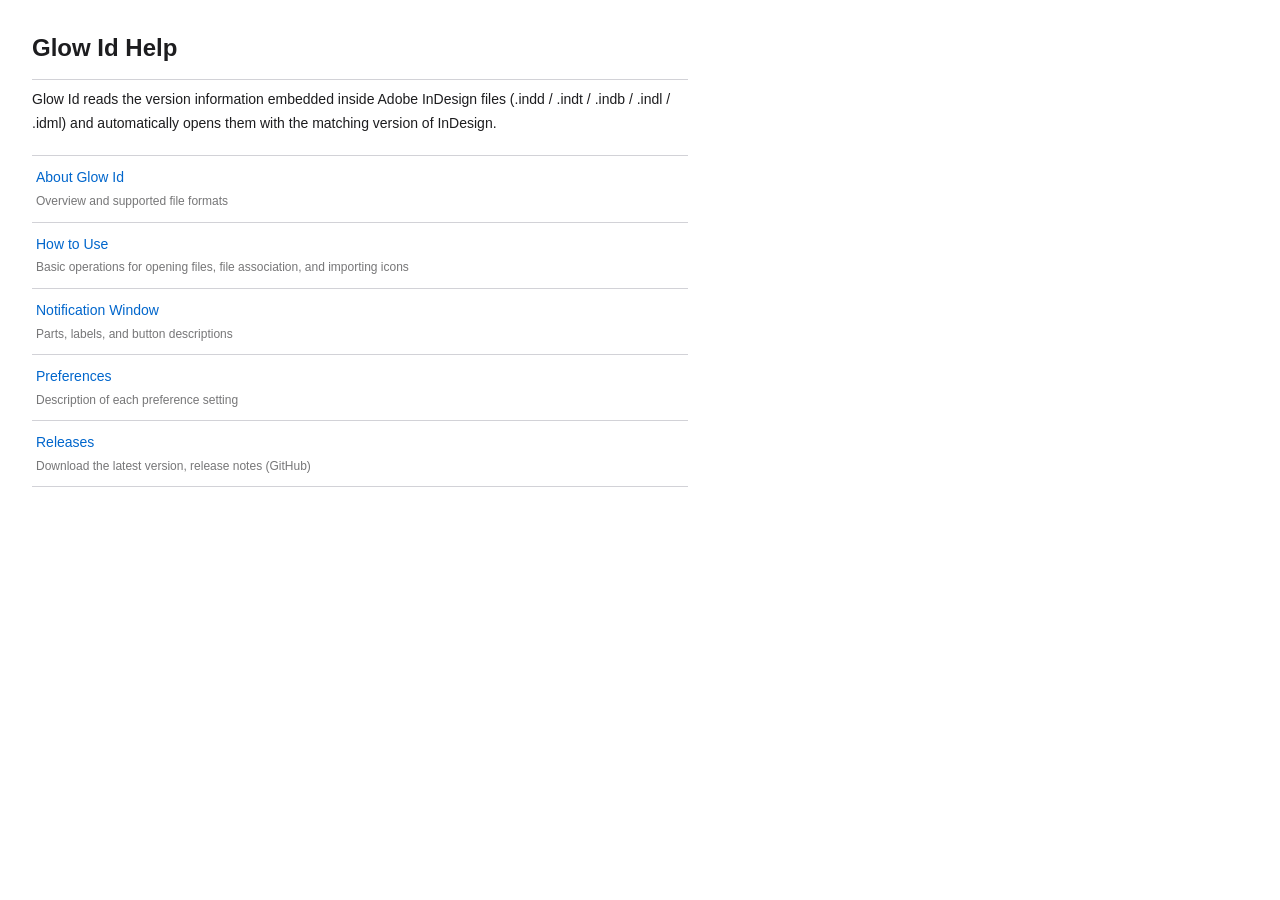
<file: Sources/Glow Id/Glow Id Help.help/Contents/Resources/en.lproj/index.html>
<!DOCTYPE html>
<html lang="en">
<head>
<meta charset="UTF-8">
<meta name="AppleTitle" content="Glow Id Help">
<title>Glow Id Help</title>
<link rel="stylesheet" href="../shared/style.css">
</head>
<body>
<h1>Glow Id Help</h1>
<p>Glow Id reads the version information embedded inside Adobe InDesign files (.indd / .indt / .indb / .indl / .idml) and automatically opens them with the matching version of InDesign.</p>

<ul class="toc">
  <li>
    <a href="01_overview.html">About Glow Id
      <span class="desc">Overview and supported file formats</span>
    </a>
  </li>
  <li>
    <a href="02_howto.html">How to Use
      <span class="desc">Basic operations for opening files, file association, and importing icons</span>
    </a>
  </li>
  <li>
    <a href="03_notification.html">Notification Window
      <span class="desc">Parts, labels, and button descriptions</span>
    </a>
  </li>
  <li>
    <a href="04_preferences.html">Preferences
      <span class="desc">Description of each preference setting</span>
    </a>
  </li>
  <li>
    <a href="https://github.com/monokano/Glow-Id/releases">Releases
      <span class="desc">Download the latest version, release notes (GitHub)</span>
    </a>
  </li>
</ul>
</body>
</html>
</file>
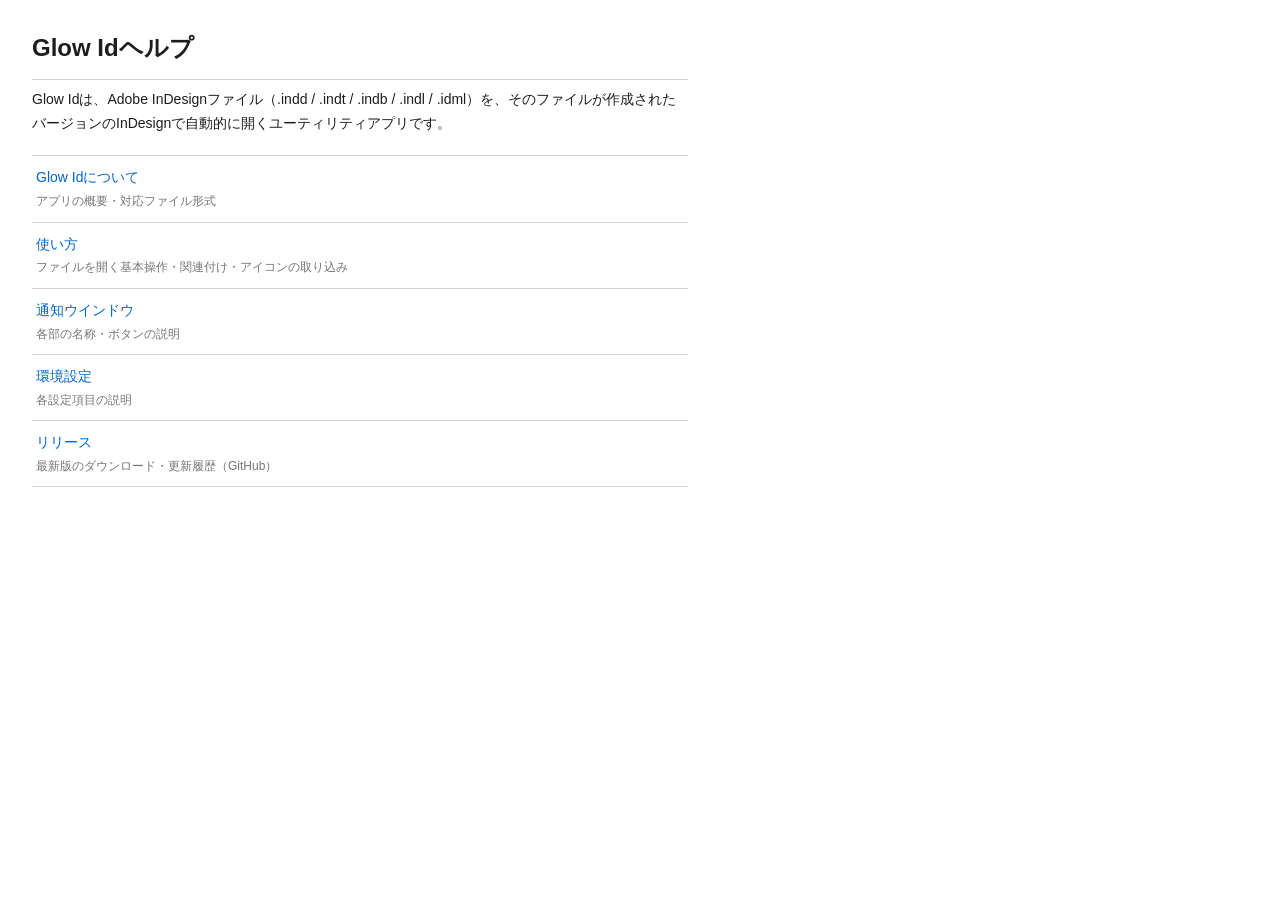
<file: Sources/Glow Id/Glow Id Help.help/Contents/Resources/ja.lproj/index.html>
<!DOCTYPE html>
<html lang="ja">
<head>
<meta charset="UTF-8">
<meta name="AppleTitle" content="Glow Id ヘルプ">
<title>Glow Id ヘルプ</title>
<link rel="stylesheet" href="../shared/style.css">
</head>
<body>
<h1>Glow Idヘルプ</h1>
<p>Glow Idは、Adobe InDesignファイル（.indd / .indt / .indb / .indl / .idml）を、そのファイルが作成されたバージョンのInDesignで自動的に開くユーティリティアプリです。</p>

<ul class="toc">
  <li>
    <a href="01_overview.html">Glow Idについて
      <span class="desc">アプリの概要・対応ファイル形式</span>
    </a>
  </li>
  <li>
    <a href="02_howto.html">使い方
      <span class="desc">ファイルを開く基本操作・関連付け・アイコンの取り込み</span>
    </a>
  </li>
  <li>
    <a href="03_notification.html">通知ウインドウ
      <span class="desc">各部の名称・ボタンの説明</span>
    </a>
  </li>
  <li>
    <a href="04_preferences.html">環境設定
      <span class="desc">各設定項目の説明</span>
    </a>
  </li>
  <li>
    <a href="https://github.com/monokano/Glow-Id/releases">リリース
      <span class="desc">最新版のダウンロード・更新履歴（GitHub）</span>
    </a>
  </li>
</ul>
</body>
</html>
</file>
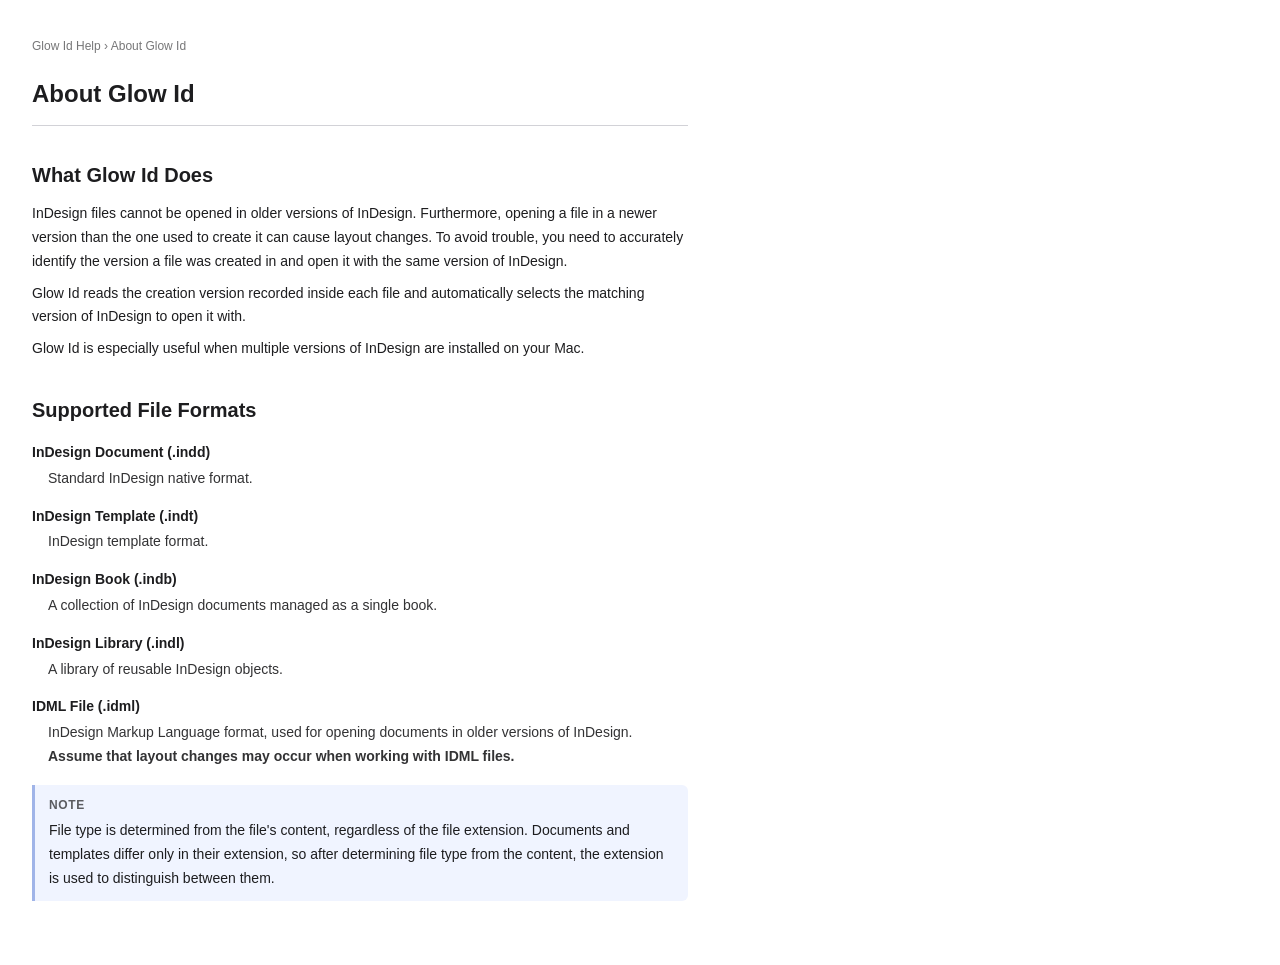
<file: Sources/Glow Id/Glow Id Help.help/Contents/Resources/en.lproj/01_overview.html>
<!DOCTYPE html>
<html lang="en">
<head>
<meta charset="UTF-8">
<meta name="AppleTitle" content="About Glow Id">
<title>About Glow Id</title>
<link rel="stylesheet" href="../shared/style.css">
</head>
<body>
<p class="breadcrumb"><a href="index.html">Glow Id Help</a> › About Glow Id</p>
<h1>About Glow Id</h1>

<h2>What Glow Id Does</h2>
<p>InDesign files cannot be opened in older versions of InDesign. Furthermore, opening a file in a newer version than the one used to create it can cause layout changes. To avoid trouble, you need to accurately identify the version a file was created in and open it with the same version of InDesign.</p>
<p>Glow Id reads the creation version recorded inside each file and automatically selects the matching version of InDesign to open it with.</p>
<p>Glow Id is especially useful when multiple versions of InDesign are installed on your Mac.</p>

<h2>Supported File Formats</h2>
<dl>
  <dt>InDesign Document (.indd)</dt>
  <dd>Standard InDesign native format.</dd>

  <dt>InDesign Template (.indt)</dt>
  <dd>InDesign template format.</dd>

  <dt>InDesign Book (.indb)</dt>
  <dd>A collection of InDesign documents managed as a single book.</dd>

  <dt>InDesign Library (.indl)</dt>
  <dd>A library of reusable InDesign objects.</dd>

  <dt>IDML File (.idml)</dt>
  <dd>InDesign Markup Language format, used for opening documents in older versions of InDesign.<br>
    <strong>Assume that layout changes may occur when working with IDML files.</strong></dd>
</dl>

<div class="note">
  <strong>Note</strong>
  File type is determined from the file's content, regardless of the file extension. Documents and templates differ only in their extension, so after determining file type from the content, the extension is used to distinguish between them.
</div>

</body>
</html>
</file>
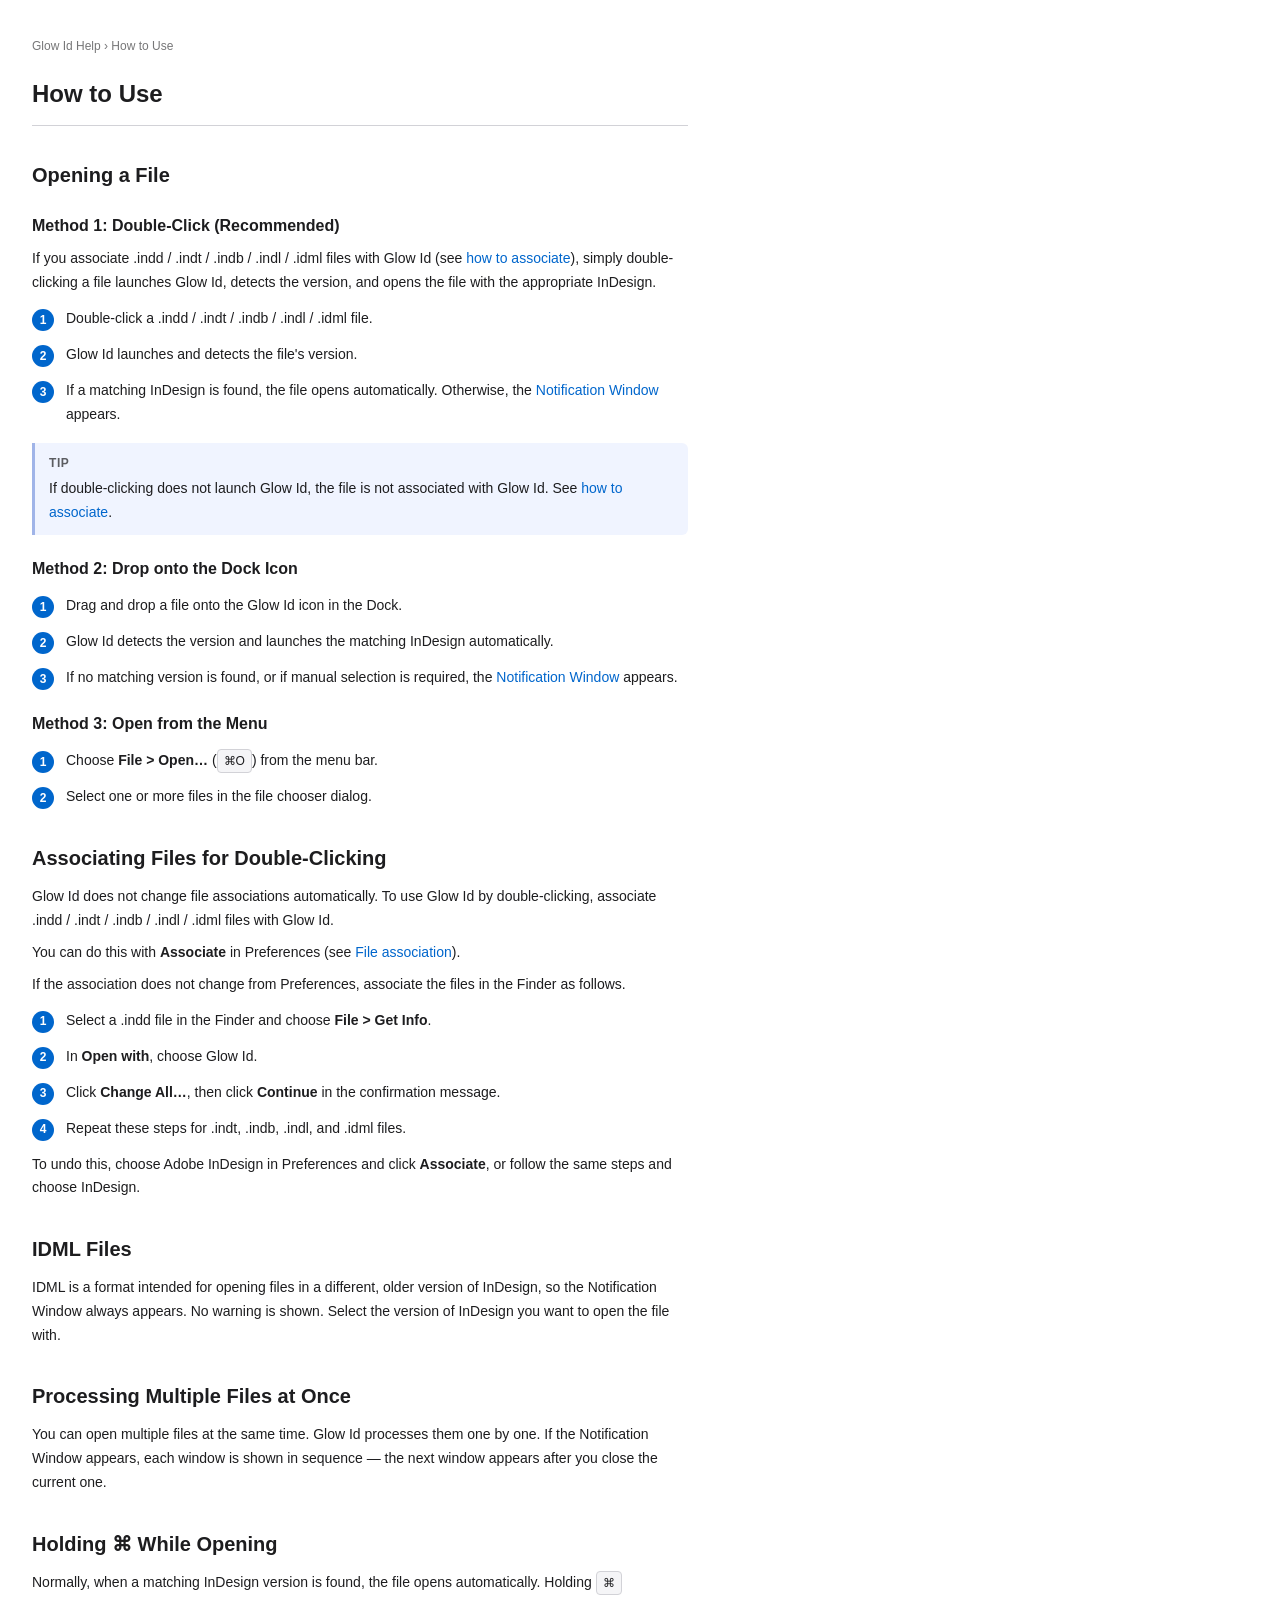
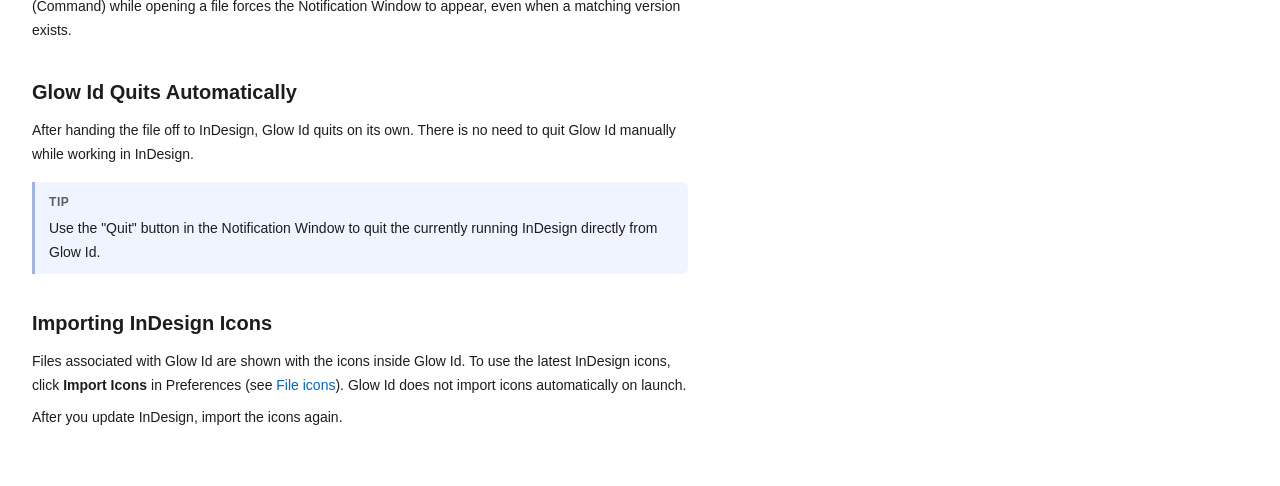
<file: Sources/Glow Id/Glow Id Help.help/Contents/Resources/en.lproj/02_howto.html>
<!DOCTYPE html>
<html lang="en">
<head>
<meta charset="UTF-8">
<meta name="AppleTitle" content="How to Use">
<title>How to Use</title>
<link rel="stylesheet" href="../shared/style.css">
</head>
<body>
<p class="breadcrumb"><a href="index.html">Glow Id Help</a> › How to Use</p>
<h1>How to Use</h1>

<h2>Opening a File</h2>

<h3>Method 1: Double-Click (Recommended)</h3>
<p>If you associate .indd / .indt / .indb / .indl / .idml files with Glow Id (see <a href="#association">how to associate</a>), simply double-clicking a file launches Glow Id, detects the version, and opens the file with the appropriate InDesign.</p>
<ol class="steps">
  <li>Double-click a .indd / .indt / .indb / .indl / .idml file.</li>
  <li>Glow Id launches and detects the file's version.</li>
  <li>If a matching InDesign is found, the file opens automatically. Otherwise, the <a href="03_notification.html">Notification Window</a> appears.</li>
</ol>

<div class="note">
  <strong>Tip</strong>
  If double-clicking does not launch Glow Id, the file is not associated with Glow Id. See <a href="#association">how to associate</a>.
</div>

<h3>Method 2: Drop onto the Dock Icon</h3>
<ol class="steps">
  <li>Drag and drop a file onto the Glow Id icon in the Dock.</li>
  <li>Glow Id detects the version and launches the matching InDesign automatically.</li>
  <li>If no matching version is found, or if manual selection is required, the <a href="03_notification.html">Notification Window</a> appears.</li>
</ol>

<h3>Method 3: Open from the Menu</h3>
<ol class="steps">
  <li>Choose <strong>File &gt; Open…</strong> (<kbd>⌘O</kbd>) from the menu bar.</li>
  <li>Select one or more files in the file chooser dialog.</li>
</ol>

<h2 id="association">Associating Files for Double-Clicking</h2>
<p>Glow Id does not change file associations automatically. To use Glow Id by double-clicking, associate .indd / .indt / .indb / .indl / .idml files with Glow Id.</p>
<p>You can do this with <strong>Associate</strong> in Preferences (see <a href="04_preferences.html#association">File association</a>).</p>
<p>If the association does not change from Preferences, associate the files in the Finder as follows.</p>
<ol class="steps">
  <li>Select a .indd file in the Finder and choose <strong>File &gt; Get Info</strong>.</li>
  <li>In <strong>Open with</strong>, choose Glow Id.</li>
  <li>Click <strong>Change All…</strong>, then click <strong>Continue</strong> in the confirmation message.</li>
  <li>Repeat these steps for .indt, .indb, .indl, and .idml files.</li>
</ol>
<p>To undo this, choose Adobe InDesign in Preferences and click <strong>Associate</strong>, or follow the same steps and choose InDesign.</p>

<h2>IDML Files</h2>
<p>IDML is a format intended for opening files in a different, older version of InDesign, so the Notification Window always appears. No warning is shown. Select the version of InDesign you want to open the file with.</p>

<h2>Processing Multiple Files at Once</h2>
<p>You can open multiple files at the same time. Glow Id processes them one by one. If the Notification Window appears, each window is shown in sequence — the next window appears after you close the current one.</p>

<h2>Holding ⌘ While Opening</h2>
<p>Normally, when a matching InDesign version is found, the file opens automatically. Holding <kbd>⌘</kbd> (Command) while opening a file forces the Notification Window to appear, even when a matching version exists.</p>

<h2>Glow Id Quits Automatically</h2>
<p>After handing the file off to InDesign, Glow Id quits on its own. There is no need to quit Glow Id manually while working in InDesign.</p>

<div class="note">
  <strong>Tip</strong>
  Use the "Quit" button in the Notification Window to quit the currently running InDesign directly from Glow Id.
</div>

<h2>Importing InDesign Icons</h2>
<p>Files associated with Glow Id are shown with the icons inside Glow Id. To use the latest InDesign icons, click <strong>Import Icons</strong> in Preferences (see <a href="04_preferences.html#icons">File icons</a>). Glow Id does not import icons automatically on launch.</p>
<p>After you update InDesign, import the icons again.</p>
</body>
</html>
</file>
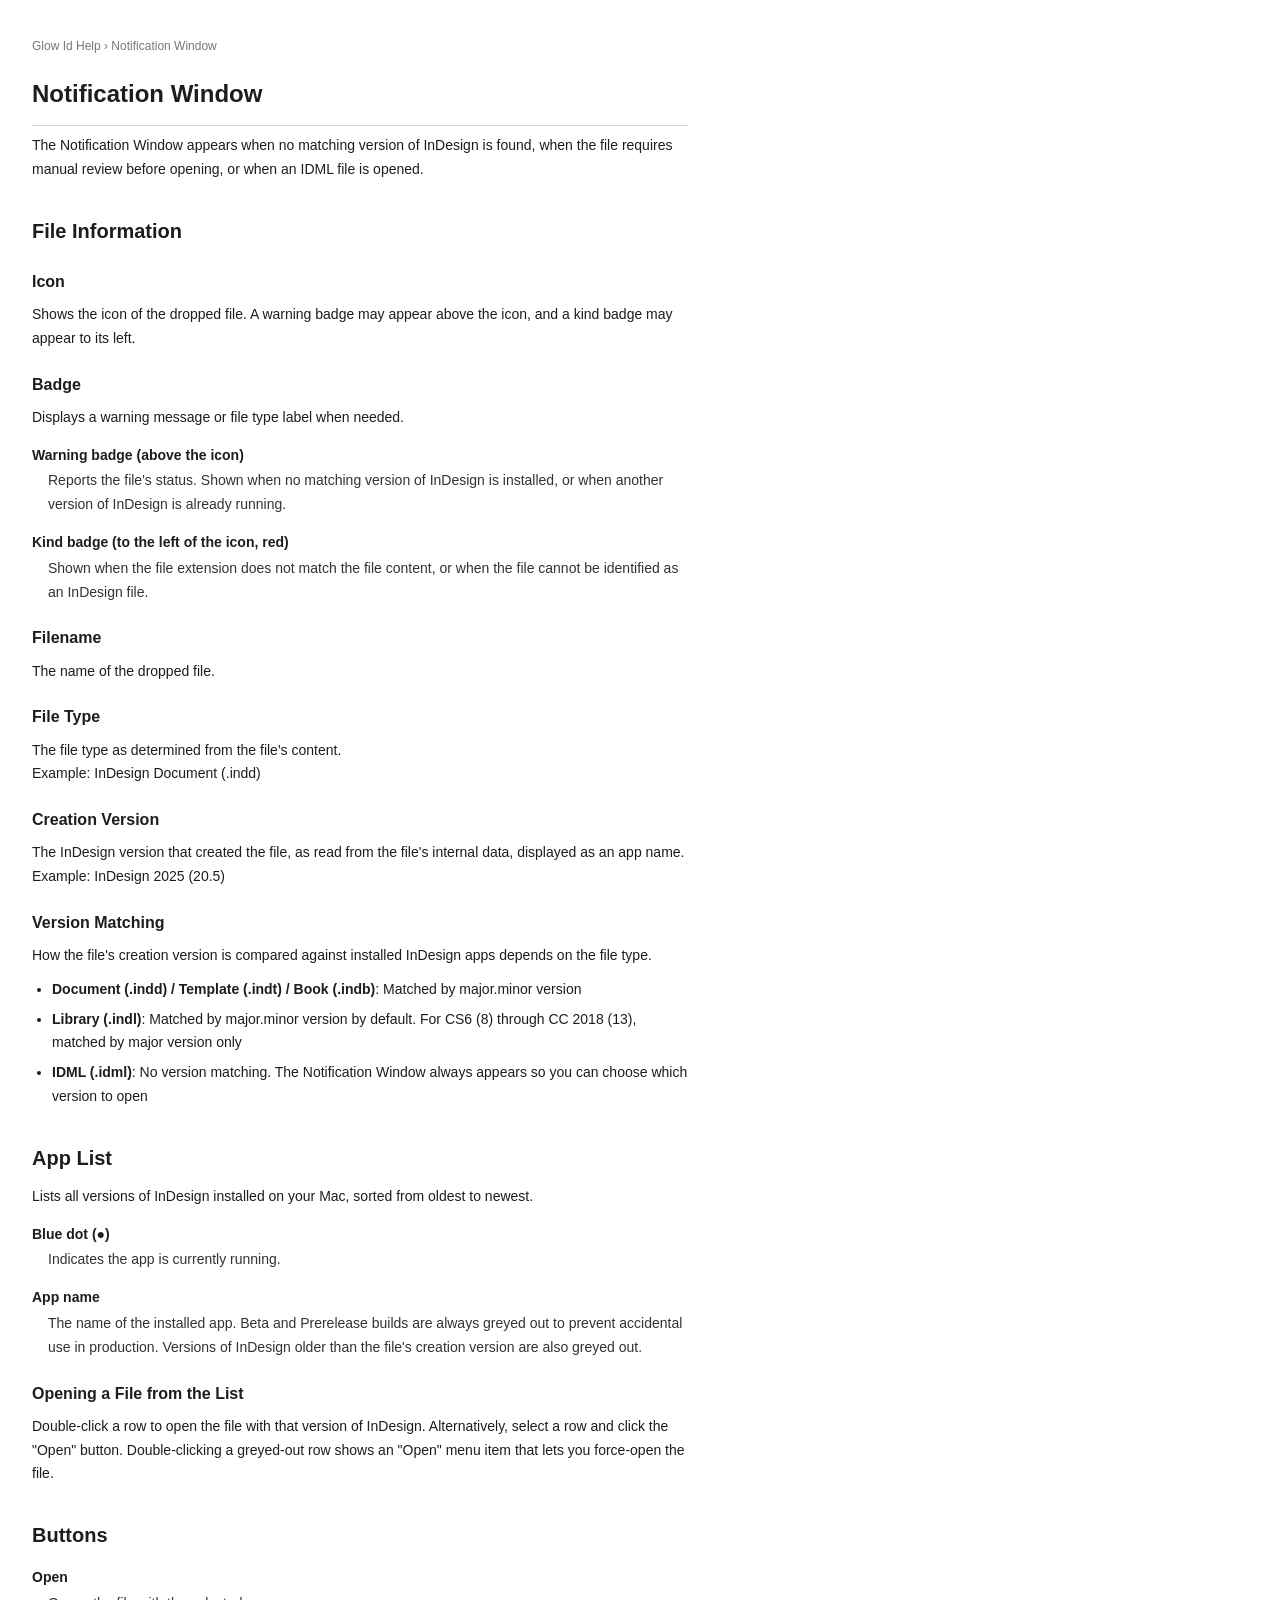
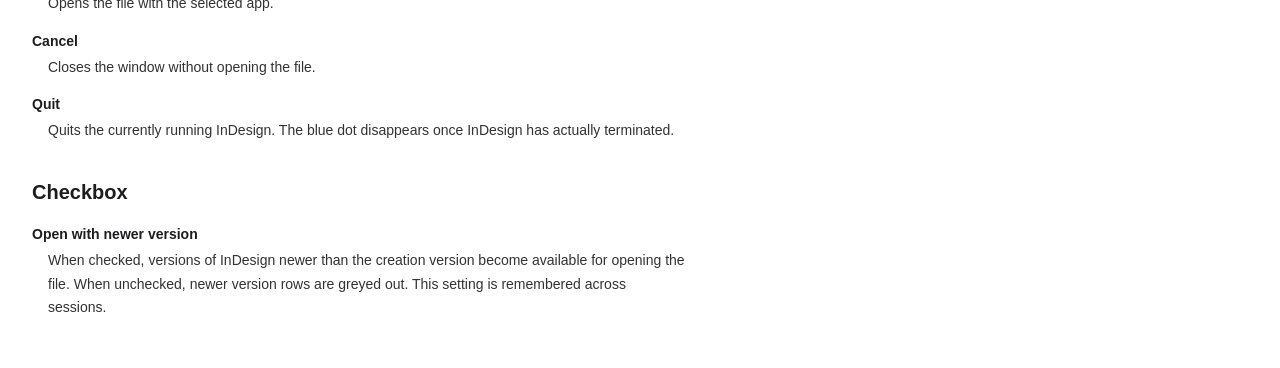
<file: Sources/Glow Id/Glow Id Help.help/Contents/Resources/en.lproj/03_notification.html>
<!DOCTYPE html>
<html lang="en">
<head>
<meta charset="UTF-8">
<meta name="AppleTitle" content="Notification Window">
<title>Notification Window</title>
<link rel="stylesheet" href="../shared/style.css">
</head>
<body>
<p class="breadcrumb"><a href="index.html">Glow Id Help</a> › Notification Window</p>
<h1>Notification Window</h1>

<p>The Notification Window appears when no matching version of InDesign is found, when the file requires manual review before opening, or when an IDML file is opened.</p>

<h2>File Information</h2>

<h3>Icon</h3>
<p>Shows the icon of the dropped file. A warning badge may appear above the icon, and a kind badge may appear to its left.</p>

<h3>Badge</h3>
<p>Displays a warning message or file type label when needed.</p>
<dl>
  <dt>Warning badge (above the icon)</dt>
  <dd>Reports the file's status. Shown when no matching version of InDesign is installed, or when another version of InDesign is already running.</dd>
  <dt>Kind badge (to the left of the icon, red)</dt>
  <dd>Shown when the file extension does not match the file content, or when the file cannot be identified as an InDesign file.</dd>
</dl>

<h3>Filename</h3>
<p>The name of the dropped file.</p>

<h3>File Type</h3>
<p>The file type as determined from the file's content.<br>
Example: InDesign Document (.indd)</p>

<h3>Creation Version</h3>
<p>The InDesign version that created the file, as read from the file's internal data, displayed as an app name.<br>
Example: InDesign 2025 (20.5)</p>

<h3>Version Matching</h3>
<p>How the file's creation version is compared against installed InDesign apps depends on the file type.</p>
<ul>
  <li><strong>Document (.indd) / Template (.indt) / Book (.indb)</strong>: Matched by major.minor version</li>
  <li><strong>Library (.indl)</strong>: Matched by major.minor version by default. For CS6 (8) through CC 2018 (13), matched by major version only</li>
  <li><strong>IDML (.idml)</strong>: No version matching. The Notification Window always appears so you can choose which version to open</li>
</ul>

<h2>App List</h2>
<p>Lists all versions of InDesign installed on your Mac, sorted from oldest to newest.</p>
<dl>
  <dt>Blue dot (●)</dt>
  <dd>Indicates the app is currently running.</dd>

  <dt>App name</dt>
  <dd>The name of the installed app. Beta and Prerelease builds are always greyed out to prevent accidental use in production. Versions of InDesign older than the file's creation version are also greyed out.</dd>
</dl>

<h3>Opening a File from the List</h3>
<p>Double-click a row to open the file with that version of InDesign. Alternatively, select a row and click the "Open" button. Double-clicking a greyed-out row shows an "Open" menu item that lets you force-open the file.</p>

<h2>Buttons</h2>
<dl>
  <dt>Open</dt>
  <dd>Opens the file with the selected app.</dd>
  <dt>Cancel</dt>
  <dd>Closes the window without opening the file.</dd>
  <dt>Quit</dt>
  <dd>Quits the currently running InDesign. The blue dot disappears once InDesign has actually terminated.</dd>
</dl>

<h2>Checkbox</h2>
<dl>
  <dt>Open with newer version</dt>
  <dd>When checked, versions of InDesign newer than the creation version become available for opening the file. When unchecked, newer version rows are greyed out. This setting is remembered across sessions.</dd>
</dl>
</body>
</html>
</file>
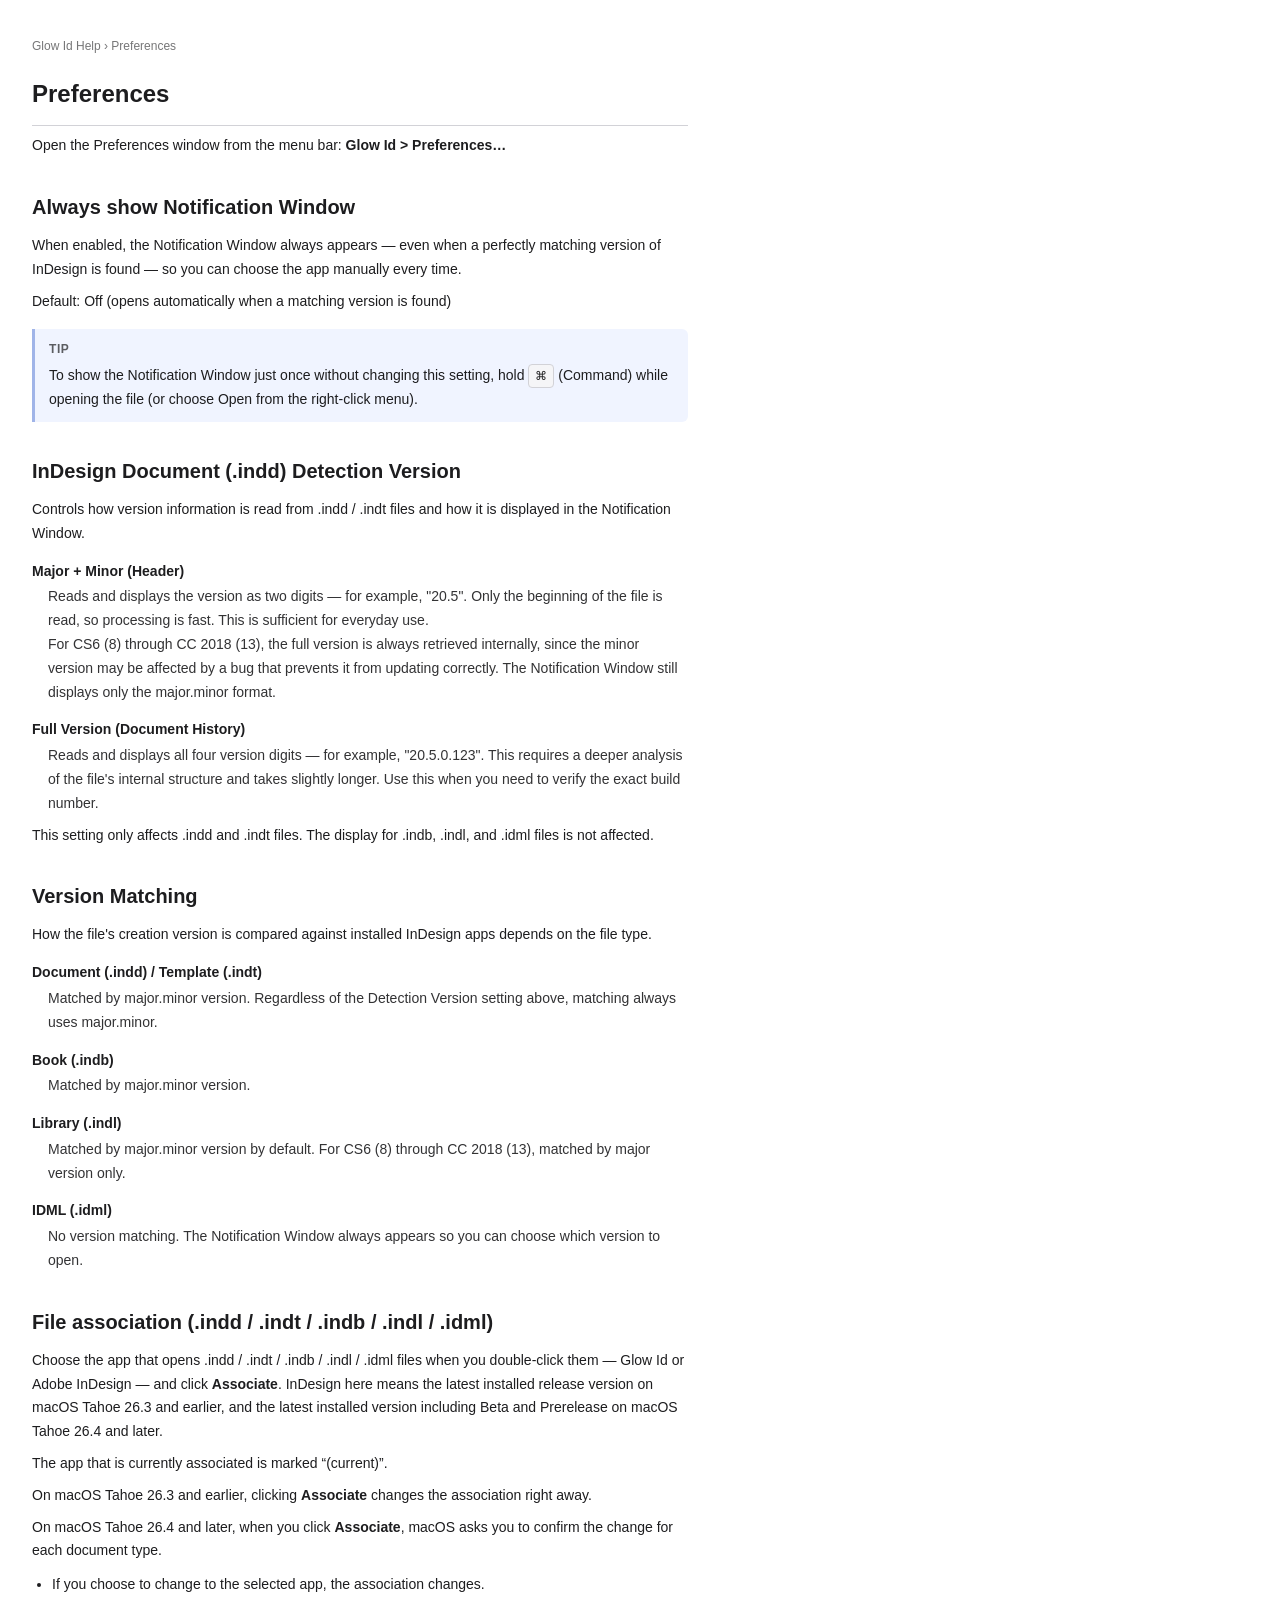
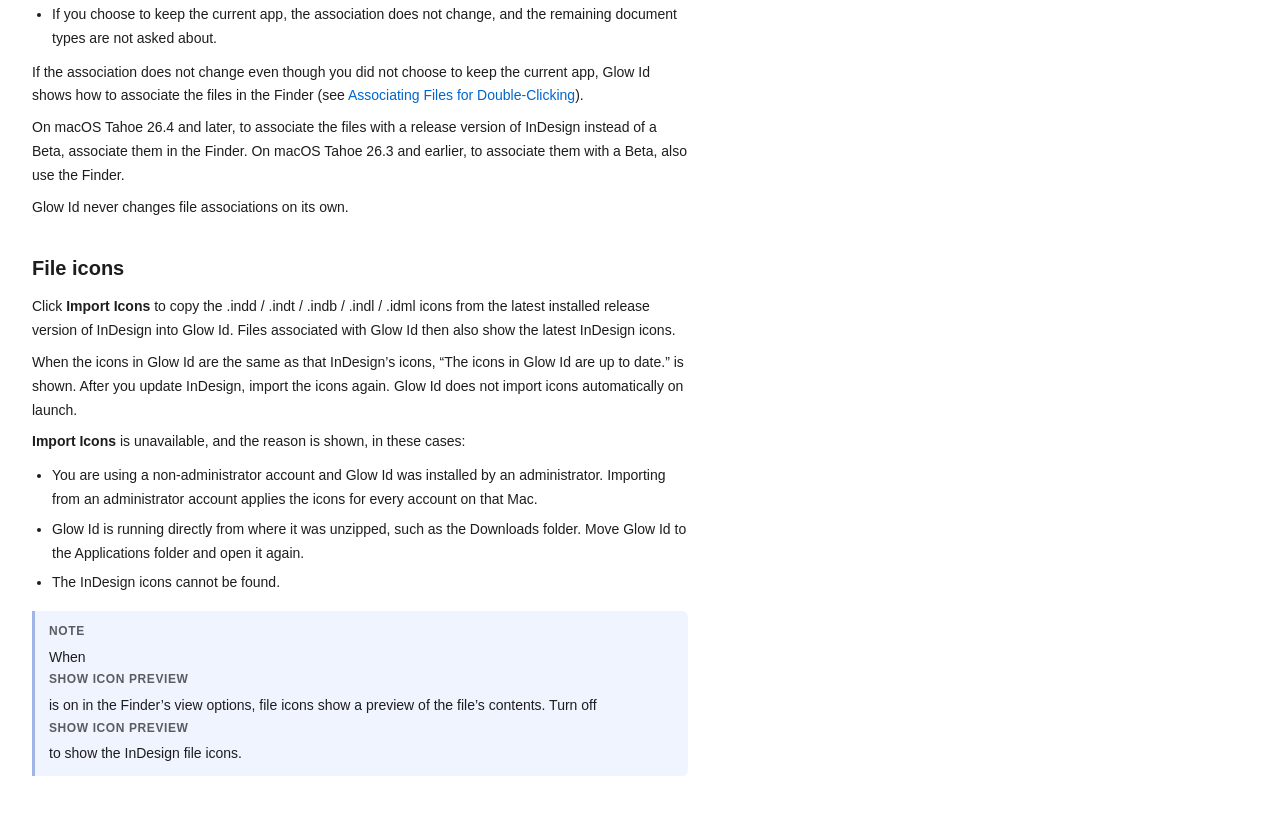
<file: Sources/Glow Id/Glow Id Help.help/Contents/Resources/en.lproj/04_preferences.html>
<!DOCTYPE html>
<html lang="en">
<head>
<meta charset="UTF-8">
<meta name="AppleTitle" content="Preferences">
<title>Preferences</title>
<link rel="stylesheet" href="../shared/style.css">
</head>
<body>
<p class="breadcrumb"><a href="index.html">Glow Id Help</a> › Preferences</p>
<h1>Preferences</h1>

<p>Open the Preferences window from the menu bar: <strong>Glow Id &gt; Preferences…</strong></p>

<h2>Always show Notification Window</h2>
<p>When enabled, the Notification Window always appears — even when a perfectly matching version of InDesign is found — so you can choose the app manually every time.</p>
<p>Default: Off (opens automatically when a matching version is found)</p>

<div class="note">
  <strong>Tip</strong>
  To show the Notification Window just once without changing this setting, hold <kbd>⌘</kbd> (Command) while opening the file (or choose Open from the right-click menu).
</div>

<h2>InDesign Document (.indd) Detection Version</h2>
<p>Controls how version information is read from .indd / .indt files and how it is displayed in the Notification Window.</p>
<dl>
  <dt>Major + Minor (Header)</dt>
  <dd>Reads and displays the version as two digits — for example, "20.5". Only the beginning of the file is read, so processing is fast. This is sufficient for everyday use.<br>
    For CS6 (8) through CC 2018 (13), the full version is always retrieved internally, since the minor version may be affected by a bug that prevents it from updating correctly. The Notification Window still displays only the major.minor format.</dd>

  <dt>Full Version (Document History)</dt>
  <dd>Reads and displays all four version digits — for example, "20.5.0.123". This requires a deeper analysis of the file's internal structure and takes slightly longer. Use this when you need to verify the exact build number.</dd>
</dl>
<p>This setting only affects .indd and .indt files. The display for .indb, .indl, and .idml files is not affected.</p>

<h2>Version Matching</h2>
<p>How the file's creation version is compared against installed InDesign apps depends on the file type.</p>
<dl>
  <dt>Document (.indd) / Template (.indt)</dt>
  <dd>Matched by major.minor version. Regardless of the Detection Version setting above, matching always uses major.minor.</dd>
  <dt>Book (.indb)</dt>
  <dd>Matched by major.minor version.</dd>
  <dt>Library (.indl)</dt>
  <dd>Matched by major.minor version by default. For CS6 (8) through CC 2018 (13), matched by major version only.</dd>
  <dt>IDML (.idml)</dt>
  <dd>No version matching. The Notification Window always appears so you can choose which version to open.</dd>
</dl>

<h2 id="association">File association (.indd / .indt / .indb / .indl / .idml)</h2>
<p>Choose the app that opens .indd / .indt / .indb / .indl / .idml files when you double-click them — Glow Id or Adobe InDesign — and click <strong>Associate</strong>. InDesign here means the latest installed release version on macOS Tahoe 26.3 and earlier, and the latest installed version including Beta and Prerelease on macOS Tahoe 26.4 and later.</p>
<p>The app that is currently associated is marked “(current)”.</p>
<p>On macOS Tahoe 26.3 and earlier, clicking <strong>Associate</strong> changes the association right away.</p>
<p>On macOS Tahoe 26.4 and later, when you click <strong>Associate</strong>, macOS asks you to confirm the change for each document type.</p>
<ul>
  <li>If you choose to change to the selected app, the association changes.</li>
  <li>If you choose to keep the current app, the association does not change, and the remaining document types are not asked about.</li>
</ul>
<p>If the association does not change even though you did not choose to keep the current app, Glow Id shows how to associate the files in the Finder (see <a href="02_howto.html#association">Associating Files for Double-Clicking</a>).</p>
<p>On macOS Tahoe 26.4 and later, to associate the files with a release version of InDesign instead of a Beta, associate them in the Finder. On macOS Tahoe 26.3 and earlier, to associate them with a Beta, also use the Finder.</p>
<p>Glow Id never changes file associations on its own.</p>

<h2 id="icons">File icons</h2>
<p>Click <strong>Import Icons</strong> to copy the .indd / .indt / .indb / .indl / .idml icons from the latest installed release version of InDesign into Glow Id. Files associated with Glow Id then also show the latest InDesign icons.</p>
<p>When the icons in Glow Id are the same as that InDesign’s icons, “The icons in Glow Id are up to date.” is shown. After you update InDesign, import the icons again. Glow Id does not import icons automatically on launch.</p>
<p><strong>Import Icons</strong> is unavailable, and the reason is shown, in these cases:</p>
<ul>
  <li>You are using a non-administrator account and Glow Id was installed by an administrator. Importing from an administrator account applies the icons for every account on that Mac.</li>
  <li>Glow Id is running directly from where it was unzipped, such as the Downloads folder. Move Glow Id to the Applications folder and open it again.</li>
  <li>The InDesign icons cannot be found.</li>
</ul>

<div class="note">
  <strong>Note</strong>
  When <strong>Show icon preview</strong> is on in the Finder’s view options, file icons show a preview of the file’s contents. Turn off <strong>Show icon preview</strong> to show the InDesign file icons.
</div>
</body>
</html>
</file>
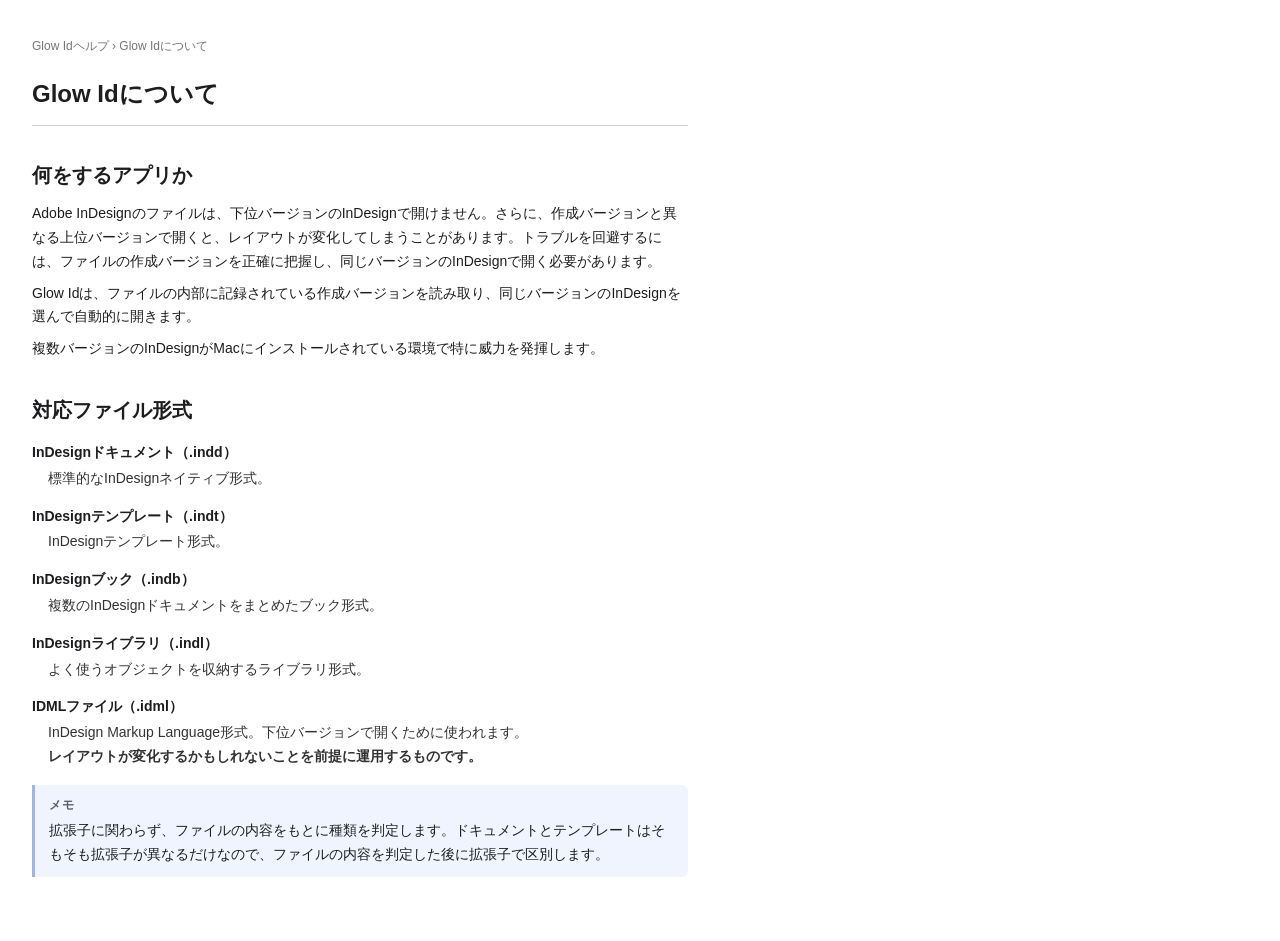
<file: Sources/Glow Id/Glow Id Help.help/Contents/Resources/ja.lproj/01_overview.html>
<!DOCTYPE html>
<html lang="ja">
<head>
<meta charset="UTF-8">
<meta name="AppleTitle" content="Glow Id について">
<title>Glow Id について</title>
<link rel="stylesheet" href="../shared/style.css">
</head>
<body>
<p class="breadcrumb"><a href="index.html">Glow Idヘルプ</a> › Glow Idについて</p>
<h1>Glow Idについて</h1>

<h2>何をするアプリか</h2>
<p>Adobe InDesignのファイルは、下位バージョンのInDesignで開けません。さらに、作成バージョンと異なる上位バージョンで開くと、レイアウトが変化してしまうことがあります。トラブルを回避するには、ファイルの作成バージョンを正確に把握し、同じバージョンのInDesignで開く必要があります。</p>
<p>Glow Idは、ファイルの内部に記録されている作成バージョンを読み取り、同じバージョンのInDesignを選んで自動的に開きます。</p>
<p>複数バージョンのInDesignがMacにインストールされている環境で特に威力を発揮します。</p>

<h2>対応ファイル形式</h2>
<dl>
  <dt>InDesignドキュメント（.indd）</dt>
  <dd>標準的なInDesignネイティブ形式。</dd>

  <dt>InDesignテンプレート（.indt）</dt>
  <dd>InDesignテンプレート形式。</dd>

  <dt>InDesignブック（.indb）</dt>
  <dd>複数のInDesignドキュメントをまとめたブック形式。</dd>

  <dt>InDesignライブラリ（.indl）</dt>
  <dd>よく使うオブジェクトを収納するライブラリ形式。</dd>

  <dt>IDMLファイル（.idml）</dt>
  <dd>InDesign Markup Language形式。下位バージョンで開くために使われます。<br>
    <strong>レイアウトが変化するかもしれないことを前提に運用するものです。</strong></dd>
</dl>

<div class="note">
  <strong>メモ</strong>
  拡張子に関わらず、ファイルの内容をもとに種類を判定します。ドキュメントとテンプレートはそもそも拡張子が異なるだけなので、ファイルの内容を判定した後に拡張子で区別します。
</div>

</body>
</html>
</file>
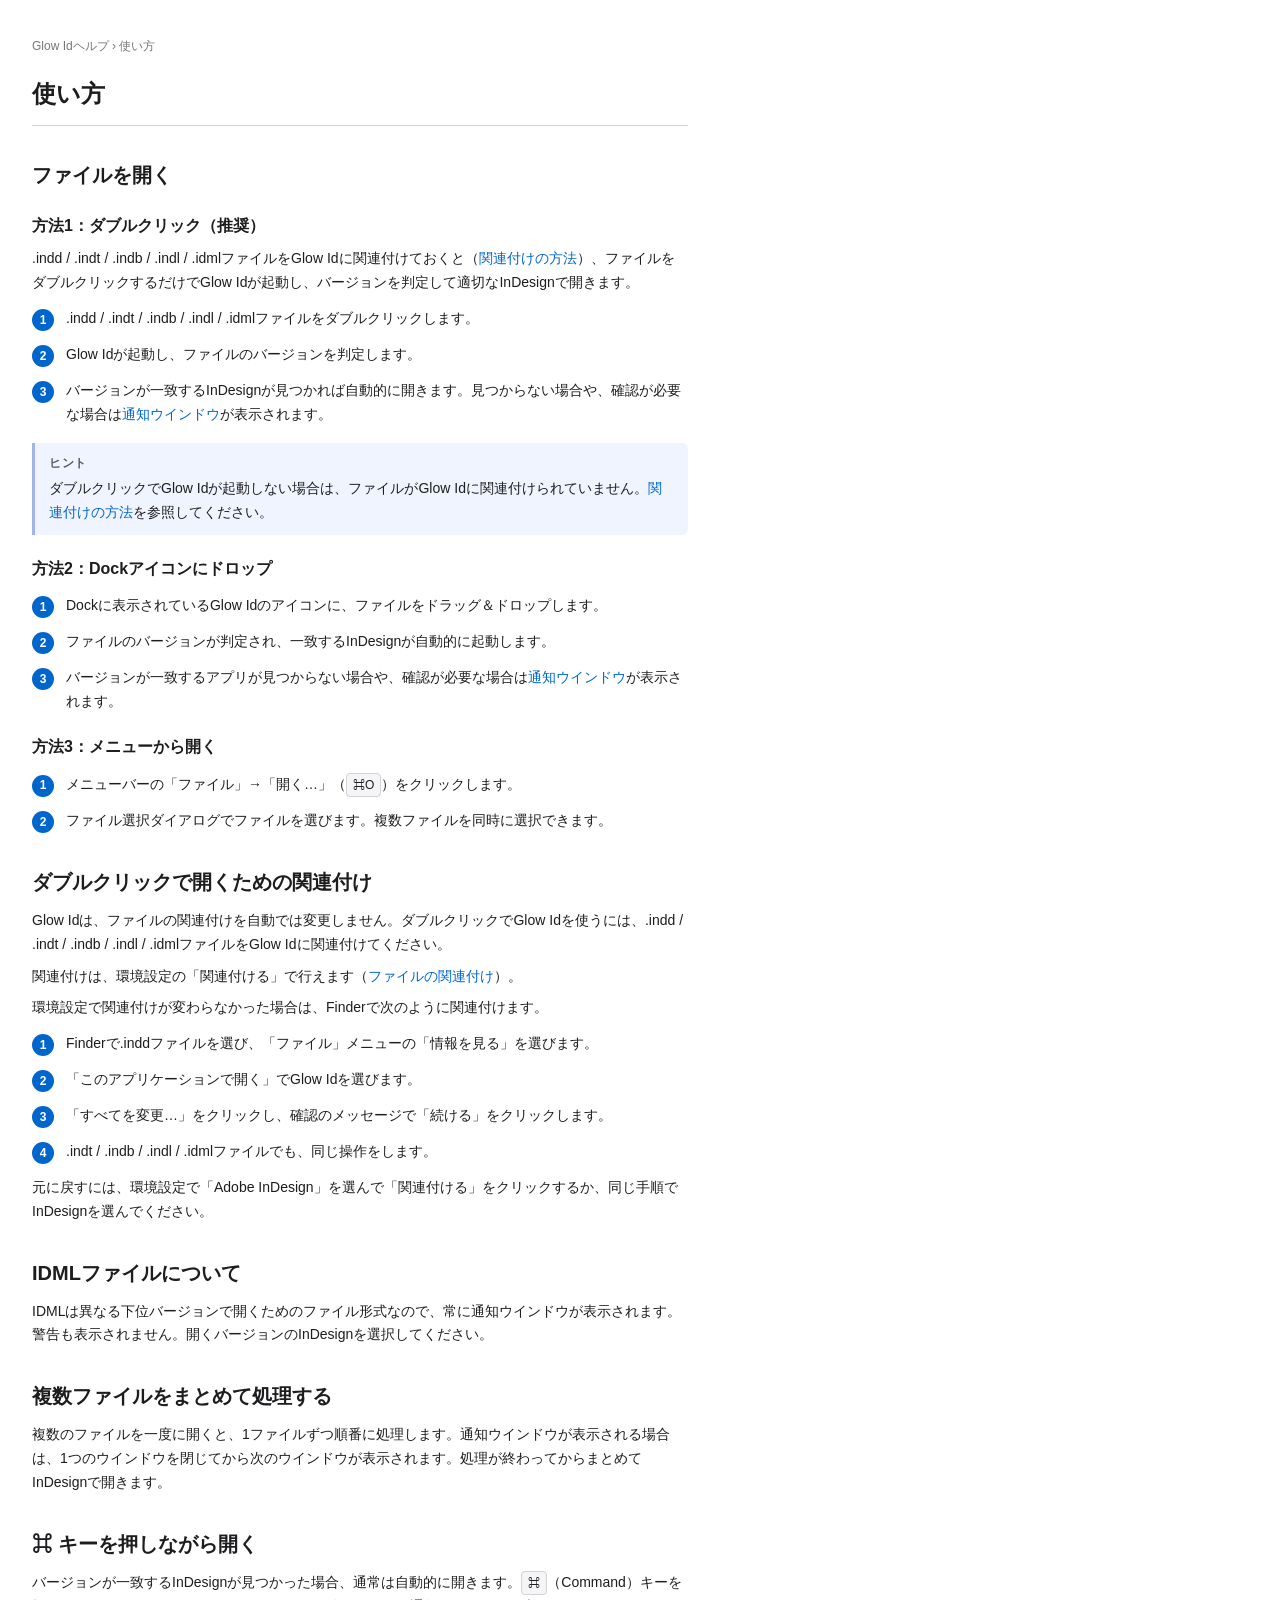
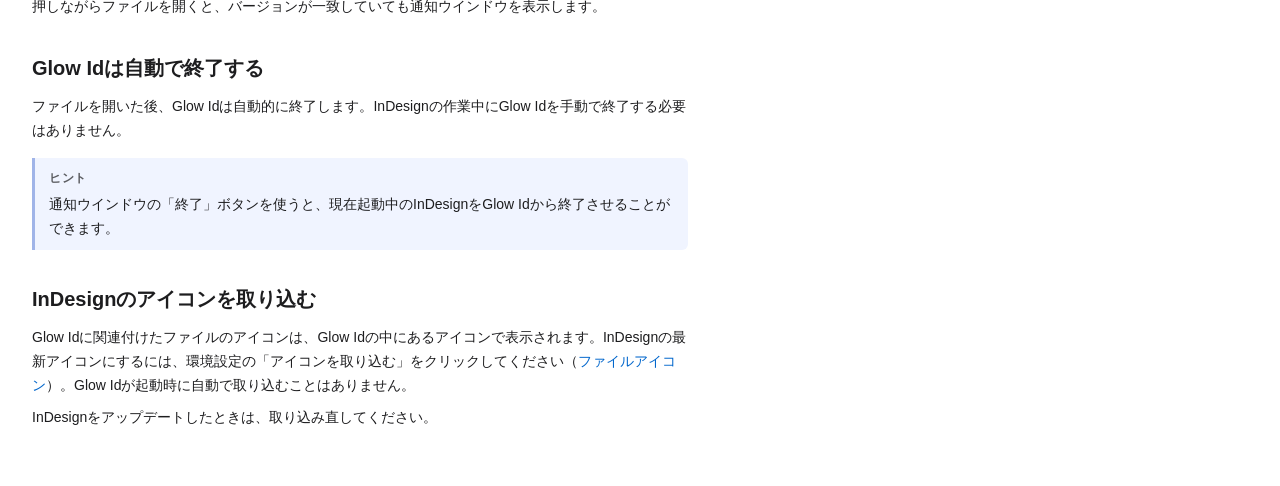
<file: Sources/Glow Id/Glow Id Help.help/Contents/Resources/ja.lproj/02_howto.html>
<!DOCTYPE html>
<html lang="ja">
<head>
<meta charset="UTF-8">
<meta name="AppleTitle" content="使い方">
<title>使い方</title>
<link rel="stylesheet" href="../shared/style.css">
</head>
<body>
<p class="breadcrumb"><a href="index.html">Glow Idヘルプ</a> › 使い方</p>
<h1>使い方</h1>

<h2>ファイルを開く</h2>

<h3>方法1：ダブルクリック（推奨）</h3>
<p>.indd / .indt / .indb / .indl / .idmlファイルをGlow Idに関連付けておくと（<a href="#association">関連付けの方法</a>）、ファイルをダブルクリックするだけでGlow Idが起動し、バージョンを判定して適切なInDesignで開きます。</p>
<ol class="steps">
  <li>.indd / .indt / .indb / .indl / .idmlファイルをダブルクリックします。</li>
  <li>Glow Idが起動し、ファイルのバージョンを判定します。</li>
  <li>バージョンが一致するInDesignが見つかれば自動的に開きます。見つからない場合や、確認が必要な場合は<a href="03_notification.html">通知ウインドウ</a>が表示されます。</li>
</ol>

<div class="note">
  <strong>ヒント</strong>
  ダブルクリックでGlow Idが起動しない場合は、ファイルがGlow Idに関連付けられていません。<a href="#association">関連付けの方法</a>を参照してください。
</div>

<h3>方法2：Dockアイコンにドロップ</h3>
<ol class="steps">
  <li>Dockに表示されているGlow Idのアイコンに、ファイルをドラッグ＆ドロップします。</li>
  <li>ファイルのバージョンが判定され、一致するInDesignが自動的に起動します。</li>
  <li>バージョンが一致するアプリが見つからない場合や、確認が必要な場合は<a href="03_notification.html">通知ウインドウ</a>が表示されます。</li>
</ol>

<h3>方法3：メニューから開く</h3>
<ol class="steps">
  <li>メニューバーの「ファイル」→「開く…」（<kbd>⌘O</kbd>）をクリックします。</li>
  <li>ファイル選択ダイアログでファイルを選びます。複数ファイルを同時に選択できます。</li>
</ol>

<h2 id="association">ダブルクリックで開くための関連付け</h2>
<p>Glow Idは、ファイルの関連付けを自動では変更しません。ダブルクリックでGlow Idを使うには、.indd / .indt / .indb / .indl / .idmlファイルをGlow Idに関連付けてください。</p>
<p>関連付けは、環境設定の「関連付ける」で行えます（<a href="04_preferences.html#association">ファイルの関連付け</a>）。</p>
<p>環境設定で関連付けが変わらなかった場合は、Finderで次のように関連付けます。</p>
<ol class="steps">
  <li>Finderで.inddファイルを選び、「ファイル」メニューの「情報を見る」を選びます。</li>
  <li>「このアプリケーションで開く」でGlow Idを選びます。</li>
  <li>「すべてを変更…」をクリックし、確認のメッセージで「続ける」をクリックします。</li>
  <li>.indt / .indb / .indl / .idmlファイルでも、同じ操作をします。</li>
</ol>
<p>元に戻すには、環境設定で「Adobe InDesign」を選んで「関連付ける」をクリックするか、同じ手順でInDesignを選んでください。</p>

<h2>IDMLファイルについて</h2>
<p>IDMLは異なる下位バージョンで開くためのファイル形式なので、常に通知ウインドウが表示されます。警告も表示されません。開くバージョンのInDesignを選択してください。</p>

<h2>複数ファイルをまとめて処理する</h2>
<p>複数のファイルを一度に開くと、1ファイルずつ順番に処理します。通知ウインドウが表示される場合は、1つのウインドウを閉じてから次のウインドウが表示されます。処理が終わってからまとめてInDesignで開きます。</p>

<h2>⌘ キーを押しながら開く</h2>
<p>バージョンが一致するInDesignが見つかった場合、通常は自動的に開きます。<kbd>⌘</kbd>（Command）キーを押しながらファイルを開くと、バージョンが一致していても通知ウインドウを表示します。</p>

<h2>Glow Idは自動で終了する</h2>
<p>ファイルを開いた後、Glow Idは自動的に終了します。InDesignの作業中にGlow Idを手動で終了する必要はありません。</p>

<div class="note">
  <strong>ヒント</strong>
  通知ウインドウの「終了」ボタンを使うと、現在起動中のInDesignをGlow Idから終了させることができます。
</div>

<h2>InDesignのアイコンを取り込む</h2>
<p>Glow Idに関連付けたファイルのアイコンは、Glow Idの中にあるアイコンで表示されます。InDesignの最新アイコンにするには、環境設定の「アイコンを取り込む」をクリックしてください（<a href="04_preferences.html#icons">ファイルアイコン</a>）。Glow Idが起動時に自動で取り込むことはありません。</p>
<p>InDesignをアップデートしたときは、取り込み直してください。</p>
</body>
</html>
</file>
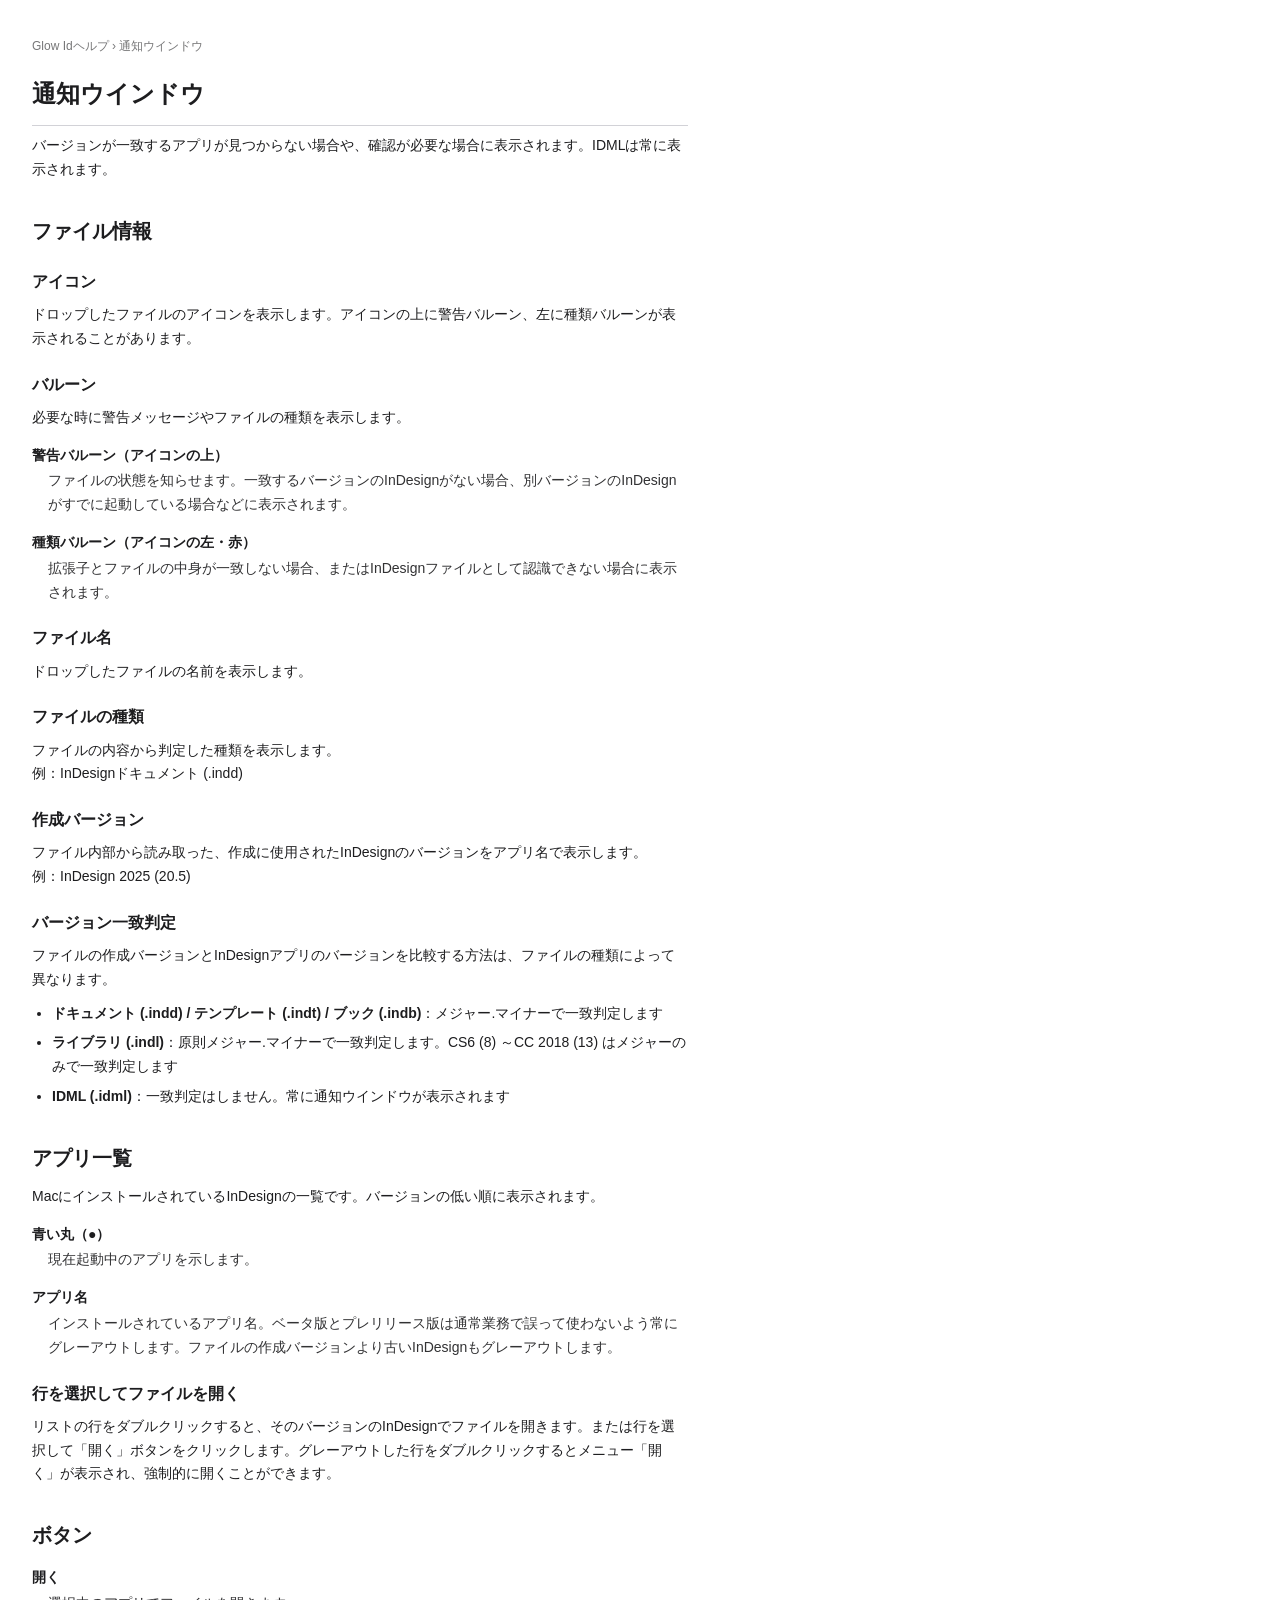
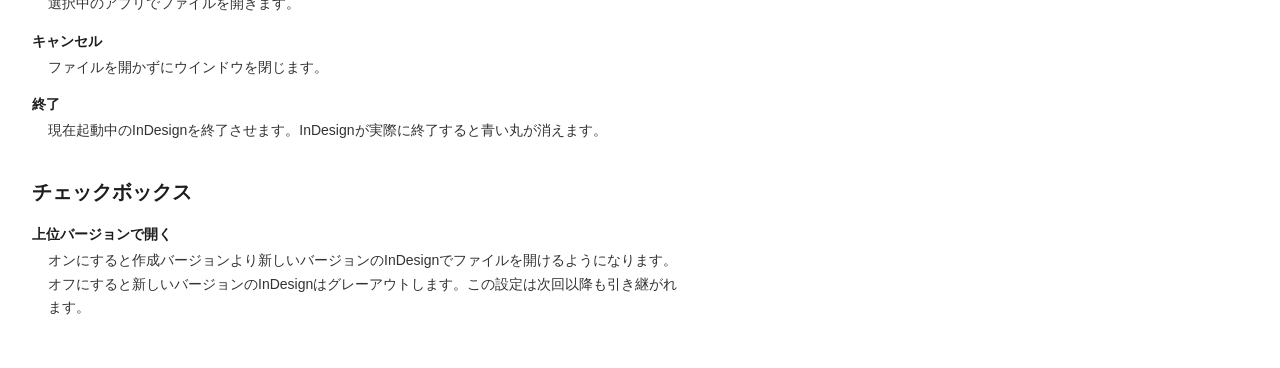
<file: Sources/Glow Id/Glow Id Help.help/Contents/Resources/ja.lproj/03_notification.html>
<!DOCTYPE html>
<html lang="ja">
<head>
<meta charset="UTF-8">
<meta name="AppleTitle" content="通知ウインドウ">
<title>通知ウインドウ</title>
<link rel="stylesheet" href="../shared/style.css">
</head>
<body>
<p class="breadcrumb"><a href="index.html">Glow Idヘルプ</a> › 通知ウインドウ</p>
<h1>通知ウインドウ</h1>

<p>バージョンが一致するアプリが見つからない場合や、確認が必要な場合に表示されます。IDMLは常に表示されます。</p>

<h2>ファイル情報</h2>

<h3>アイコン</h3>
<p>ドロップしたファイルのアイコンを表示します。アイコンの上に警告バルーン、左に種類バルーンが表示されることがあります。</p>

<h3>バルーン</h3>
<p>必要な時に警告メッセージやファイルの種類を表示します。</p>
<dl>
  <dt>警告バルーン（アイコンの上）</dt>
  <dd>ファイルの状態を知らせます。一致するバージョンのInDesignがない場合、別バージョンのInDesignがすでに起動している場合などに表示されます。</dd>
  <dt>種類バルーン（アイコンの左・赤）</dt>
  <dd>拡張子とファイルの中身が一致しない場合、またはInDesignファイルとして認識できない場合に表示されます。</dd>
</dl>

<h3>ファイル名</h3>
<p>ドロップしたファイルの名前を表示します。</p>

<h3>ファイルの種類</h3>
<p>ファイルの内容から判定した種類を表示します。<br>
例：InDesignドキュメント (.indd)</p>

<h3>作成バージョン</h3>
<p>ファイル内部から読み取った、作成に使用されたInDesignのバージョンをアプリ名で表示します。<br>
例：InDesign 2025 (20.5)</p>

<h3>バージョン一致判定</h3>
<p>ファイルの作成バージョンとInDesignアプリのバージョンを比較する方法は、ファイルの種類によって異なります。</p>
<ul>
  <li><strong>ドキュメント (.indd) / テンプレート (.indt) / ブック (.indb)</strong>：メジャー.マイナーで一致判定します</li>
  <li><strong>ライブラリ (.indl)</strong>：原則メジャー.マイナーで一致判定します。CS6 (8) ～CC 2018 (13) はメジャーのみで一致判定します</li>
  <li><strong>IDML (.idml)</strong>：一致判定はしません。常に通知ウインドウが表示されます</li>
</ul>

<h2>アプリ一覧</h2>
<p>MacにインストールされているInDesignの一覧です。バージョンの低い順に表示されます。</p>
<dl>
  <dt>青い丸（●）</dt>
  <dd>現在起動中のアプリを示します。</dd>

  <dt>アプリ名</dt>
  <dd>インストールされているアプリ名。ベータ版とプレリリース版は通常業務で誤って使わないよう常にグレーアウトします。ファイルの作成バージョンより古いInDesignもグレーアウトします。</dd>
</dl>

<h3>行を選択してファイルを開く</h3>
<p>リストの行をダブルクリックすると、そのバージョンのInDesignでファイルを開きます。または行を選択して「開く」ボタンをクリックします。グレーアウトした行をダブルクリックするとメニュー「開く」が表示され、強制的に開くことができます。</p>

<h2>ボタン</h2>
<dl>
  <dt>開く</dt>
  <dd>選択中のアプリでファイルを開きます。</dd>
  <dt>キャンセル</dt>
  <dd>ファイルを開かずにウインドウを閉じます。</dd>
  <dt>終了</dt>
  <dd>現在起動中のInDesignを終了させます。InDesignが実際に終了すると青い丸が消えます。</dd>
</dl>

<h2>チェックボックス</h2>
<dl>
  <dt>上位バージョンで開く</dt>
  <dd>オンにすると作成バージョンより新しいバージョンのInDesignでファイルを開けるようになります。オフにすると新しいバージョンのInDesignはグレーアウトします。この設定は次回以降も引き継がれます。</dd>
</dl>
</body>
</html>
</file>
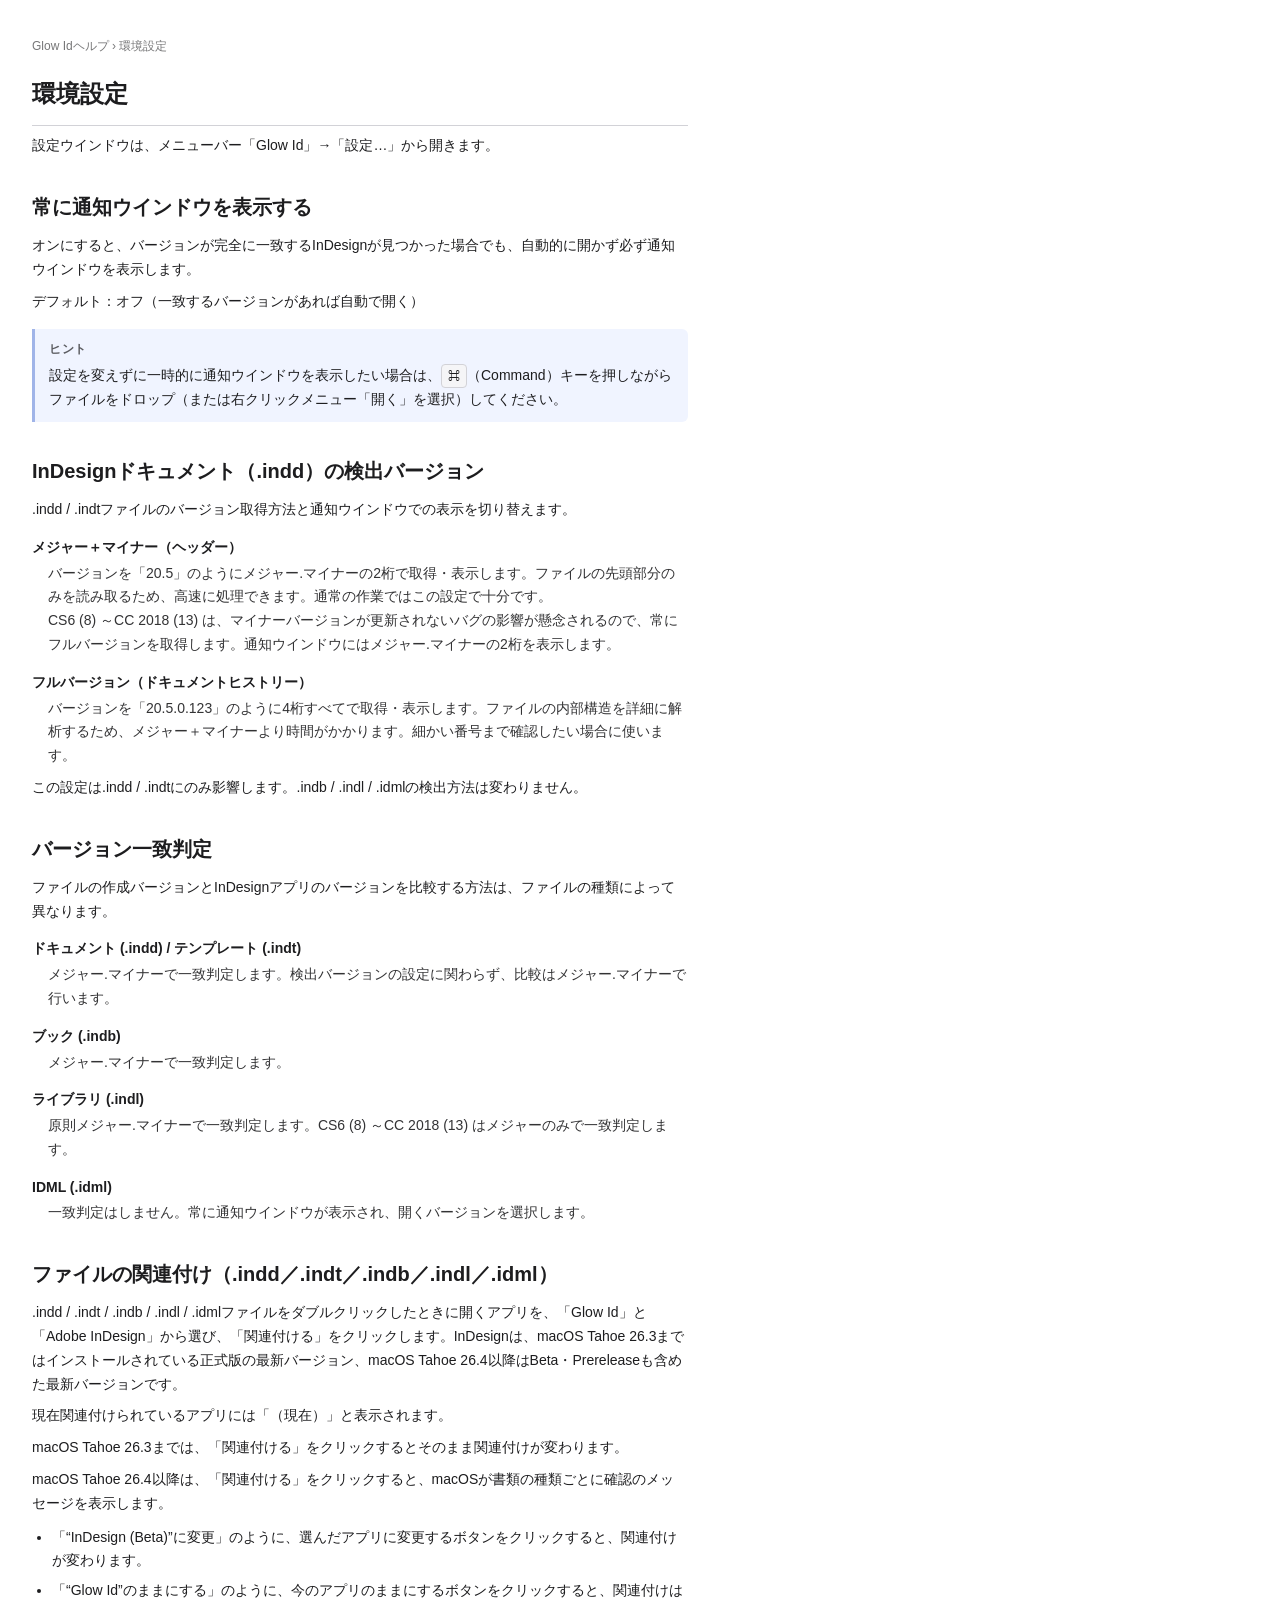
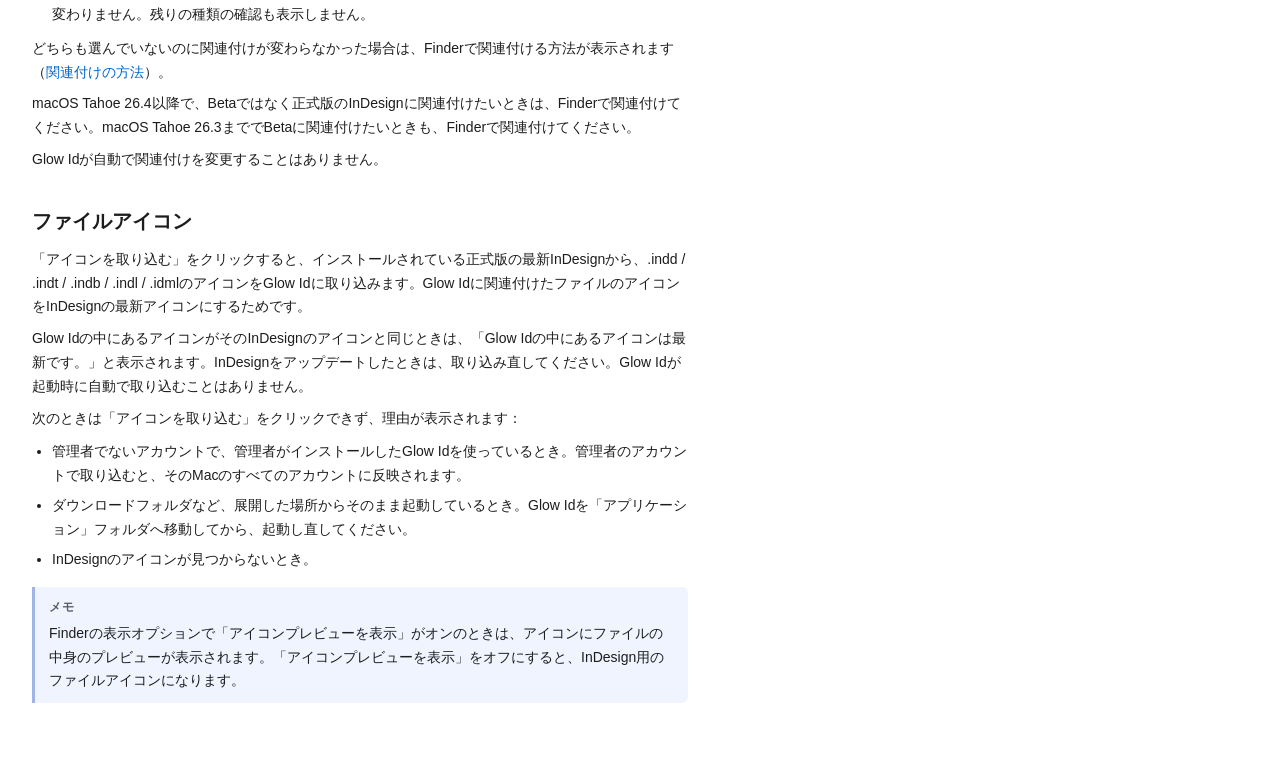
<file: Sources/Glow Id/Glow Id Help.help/Contents/Resources/ja.lproj/04_preferences.html>
<!DOCTYPE html>
<html lang="ja">
<head>
<meta charset="UTF-8">
<meta name="AppleTitle" content="設定">
<title>設定</title>
<link rel="stylesheet" href="../shared/style.css">
</head>
<body>
<p class="breadcrumb"><a href="index.html">Glow Idヘルプ</a> › 環境設定</p>
<h1>環境設定</h1>

<p>設定ウインドウは、メニューバー「Glow Id」→「設定…」から開きます。</p>

<h2>常に通知ウインドウを表示する</h2>
<p>オンにすると、バージョンが完全に一致するInDesignが見つかった場合でも、自動的に開かず必ず通知ウインドウを表示します。</p>
<p>デフォルト：オフ（一致するバージョンがあれば自動で開く）</p>

<div class="note">
  <strong>ヒント</strong>
  設定を変えずに一時的に通知ウインドウを表示したい場合は、<kbd>⌘</kbd>（Command）キーを押しながらファイルをドロップ（または右クリックメニュー「開く」を選択）してください。
</div>

<h2>InDesignドキュメント（.indd）の検出バージョン</h2>
<p>.indd / .indtファイルのバージョン取得方法と通知ウインドウでの表示を切り替えます。</p>
<dl>
  <dt>メジャー＋マイナー（ヘッダー）</dt>
  <dd>バージョンを「20.5」のようにメジャー.マイナーの2桁で取得・表示します。ファイルの先頭部分のみを読み取るため、高速に処理できます。通常の作業ではこの設定で十分です。<br>
    CS6 (8) ～CC 2018 (13) は、マイナーバージョンが更新されないバグの影響が懸念されるので、常にフルバージョンを取得します。通知ウインドウにはメジャー.マイナーの2桁を表示します。</dd>

  <dt>フルバージョン（ドキュメントヒストリー）</dt>
  <dd>バージョンを「20.5.0.123」のように4桁すべてで取得・表示します。ファイルの内部構造を詳細に解析するため、メジャー＋マイナーより時間がかかります。細かい番号まで確認したい場合に使います。</dd>
</dl>
<p>この設定は.indd / .indtにのみ影響します。.indb / .indl / .idmlの検出方法は変わりません。</p>

<h2>バージョン一致判定</h2>
<p>ファイルの作成バージョンとInDesignアプリのバージョンを比較する方法は、ファイルの種類によって異なります。</p>
<dl>
  <dt>ドキュメント (.indd) / テンプレート (.indt)</dt>
  <dd>メジャー.マイナーで一致判定します。検出バージョンの設定に関わらず、比較はメジャー.マイナーで行います。</dd>
  <dt>ブック (.indb)</dt>
  <dd>メジャー.マイナーで一致判定します。</dd>
  <dt>ライブラリ (.indl)</dt>
  <dd>原則メジャー.マイナーで一致判定します。CS6 (8) ～CC 2018 (13) はメジャーのみで一致判定します。</dd>
  <dt>IDML (.idml)</dt>
  <dd>一致判定はしません。常に通知ウインドウが表示され、開くバージョンを選択します。</dd>
</dl>

<h2 id="association">ファイルの関連付け（.indd／.indt／.indb／.indl／.idml）</h2>
<p>.indd / .indt / .indb / .indl / .idmlファイルをダブルクリックしたときに開くアプリを、「Glow Id」と「Adobe InDesign」から選び、「関連付ける」をクリックします。InDesignは、macOS Tahoe 26.3まではインストールされている正式版の最新バージョン、macOS Tahoe 26.4以降はBeta・Prereleaseも含めた最新バージョンです。</p>
<p>現在関連付けられているアプリには「（現在）」と表示されます。</p>
<p>macOS Tahoe 26.3までは、「関連付ける」をクリックするとそのまま関連付けが変わります。</p>
<p>macOS Tahoe 26.4以降は、「関連付ける」をクリックすると、macOSが書類の種類ごとに確認のメッセージを表示します。</p>
<ul>
  <li>「“InDesign (Beta)”に変更」のように、選んだアプリに変更するボタンをクリックすると、関連付けが変わります。</li>
  <li>「“Glow Id”のままにする」のように、今のアプリのままにするボタンをクリックすると、関連付けは変わりません。残りの種類の確認も表示しません。</li>
</ul>
<p>どちらも選んでいないのに関連付けが変わらなかった場合は、Finderで関連付ける方法が表示されます（<a href="02_howto.html#association">関連付けの方法</a>）。</p>
<p>macOS Tahoe 26.4以降で、Betaではなく正式版のInDesignに関連付けたいときは、Finderで関連付けてください。macOS Tahoe 26.3まででBetaに関連付けたいときも、Finderで関連付けてください。</p>
<p>Glow Idが自動で関連付けを変更することはありません。</p>

<h2 id="icons">ファイルアイコン</h2>
<p>「アイコンを取り込む」をクリックすると、インストールされている正式版の最新InDesignから、.indd / .indt / .indb / .indl / .idmlのアイコンをGlow Idに取り込みます。Glow Idに関連付けたファイルのアイコンをInDesignの最新アイコンにするためです。</p>
<p>Glow Idの中にあるアイコンがそのInDesignのアイコンと同じときは、「Glow Idの中にあるアイコンは最新です。」と表示されます。InDesignをアップデートしたときは、取り込み直してください。Glow Idが起動時に自動で取り込むことはありません。</p>
<p>次のときは「アイコンを取り込む」をクリックできず、理由が表示されます：</p>
<ul>
  <li>管理者でないアカウントで、管理者がインストールしたGlow Idを使っているとき。管理者のアカウントで取り込むと、そのMacのすべてのアカウントに反映されます。</li>
  <li>ダウンロードフォルダなど、展開した場所からそのまま起動しているとき。Glow Idを「アプリケーション」フォルダへ移動してから、起動し直してください。</li>
  <li>InDesignのアイコンが見つからないとき。</li>
</ul>

<div class="note">
  <strong>メモ</strong>
  Finderの表示オプションで「アイコンプレビューを表示」がオンのときは、アイコンにファイルの中身のプレビューが表示されます。「アイコンプレビューを表示」をオフにすると、InDesign用のファイルアイコンになります。
</div>
</body>
</html>
</file>
<file: Sources/Glow Id/Glow Id Help.help/Contents/Resources/shared/style.css>
/* Glow Id Help Book — Shared Stylesheet */

:root {
    --bg:          #ffffff;
    --text:        #1d1d1f;
    --heading:     #1d1d1f;
    --link:        #0066cc;
    --link-hover:  #0044aa;
    --accent:      #f5f5f7;
    --border:      #d2d2d7;
    --note-bg:     #f0f4ff;
    --note-border: #a0b4e8;
    --warn-bg:     #fff4f0;
    --warn-border: #e8a090;
    --code-bg:     #f5f5f7;
}

@media (prefers-color-scheme: dark) {
    :root {
        --bg:          #1c1c1e;
        --text:        #f5f5f7;
        --heading:     #f5f5f7;
        --link:        #409cff;
        --link-hover:  #6fb6ff;
        --accent:      #2c2c2e;
        --border:      #3a3a3c;
        --note-bg:     #1e2840;
        --note-border: #4060a8;
        --warn-bg:     #3a1a10;
        --warn-border: #a84030;
        --code-bg:     #2c2c2e;
    }
}

* {
    box-sizing: border-box;
    margin: 0;
    padding: 0;
}

body {
    font-family: -apple-system, BlinkMacSystemFont, "Helvetica Neue", sans-serif;
    font-size: 14px;
    line-height: 1.7;
    color: var(--text);
    background: var(--bg);
    padding: 28px 32px 48px;
    max-width: 720px;
    text-autospace: normal;  /* 和欧間を自動で空ける（HTML には欧文スペースを入れない） */
}

/* ── Typography ── */
h1 {
    font-size: 24px;
    font-weight: 700;
    color: var(--heading);
    margin-bottom: 6px;
    padding-bottom: 10px;
    border-bottom: 1px solid var(--border);
}

h2 {
    font-size: 20px;
    font-weight: 600;
    color: var(--heading);
    margin-top: 32px;
    margin-bottom: 10px;
}

h3 {
    font-size: 16px;
    font-weight: 600;
    color: var(--heading);
    margin-top: 20px;
    margin-bottom: 5px;
}

p {
    margin-top: 8px;
    margin-bottom: 8px;
}

a {
    color: var(--link);
    text-decoration: none;
}

a:hover {
    color: var(--link-hover);
    text-decoration: underline;
}

/* ── Index / TOC ── */
.toc {
    list-style: none;
    margin-top: 20px;
}

.toc li {
    border-bottom: 1px solid var(--border);
}

.toc li:first-child {
    border-top: 1px solid var(--border);
}

.toc a {
    display: block;
    padding: 10px 4px;
    font-size: 14px;
}

.toc .desc {
    display: block;
    font-size: 12px;
    color: var(--text);
    opacity: 0.6;
    margin-top: 1px;
}

/* ── Note / Warning boxes ── */
.note, .warning {
    border-left: 3px solid;
    border-radius: 0 6px 6px 0;
    padding: 10px 14px;
    margin: 16px 0;
}

.note {
    background: var(--note-bg);
    border-color: var(--note-border);
}

.warning {
    background: var(--warn-bg);
    border-color: var(--warn-border);
}

.note strong, .warning strong {
    display: block;
    margin-bottom: 4px;
    font-size: 12px;
    text-transform: uppercase;
    letter-spacing: 0.05em;
    opacity: 0.7;
}

/* ── Definition list ── */
dl {
    margin-top: 10px;
}

dt {
    font-weight: 600;
    margin-top: 14px;
}

dd {
    margin-left: 16px;
    margin-top: 2px;
    opacity: 0.9;
}

/* ── Keyboard shortcut ── */
kbd {
    display: inline-block;
    font-family: -apple-system, sans-serif;
    font-size: 12px;
    background: var(--code-bg);
    border: 1px solid var(--border);
    border-radius: 4px;
    padding: 1px 6px;
    white-space: nowrap;
}

/* ── Bullet list ── */
ul:not(.toc) {
    margin-top: 10px;
    margin-bottom: 10px;
    padding-left: 20px;
}

ul:not(.toc) li {
    margin-bottom: 6px;
}

/* ── Step list ── */
ol.steps {
    counter-reset: step;
    list-style: none;
    margin-top: 12px;
    padding-left: 0;
}

ol.steps li {
    counter-increment: step;
    position: relative;
    padding-left: 34px;
    margin-bottom: 12px;
    min-height: 24px;
}

ol.steps li::before {
    content: counter(step);
    position: absolute;
    left: 0;
    top: 2px;
    width: 22px;
    height: 22px;
    border-radius: 50%;
    background: var(--link);
    color: #fff;
    font-size: 12px;
    font-weight: 700;
    display: flex;
    align-items: center;
    justify-content: center;
}

/* ── Breadcrumb ── */
.breadcrumb {
    font-size: 12px;
    margin-bottom: 18px;
    opacity: 0.6;
}

.breadcrumb a {
    color: inherit;
}
</file>
